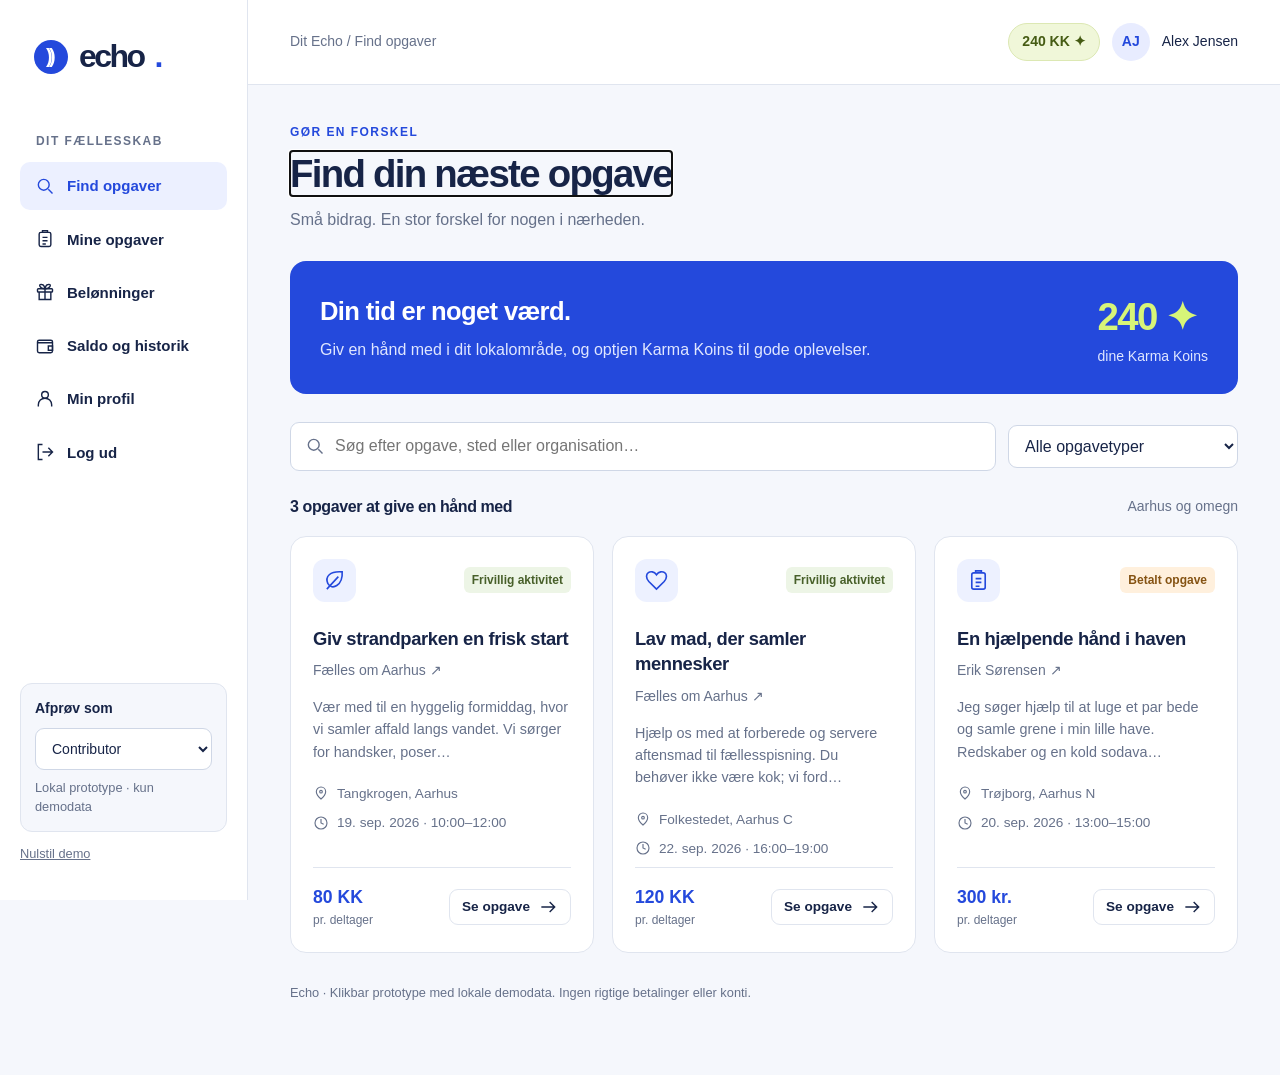
<file: designs/index.html>
<!doctype html>
<html lang="da">
<head>
  <meta charset="utf-8">
  <meta name="viewport" content="width=device-width, initial-scale=1">
  <meta name="theme-color" content="#2449dc">
  <meta name="description" content="Klikbar Echo-prototype: opgaver, fællesskab og belønninger.">
  <title>Echo · Find opgaver</title>
  <link rel="stylesheet" href="styles.css">
  <script defer src="model.js"></script>
  <script defer src="app.js"></script>
</head>
<body>
  <a class="skip-link" href="#main">Gå til indhold</a>
  <div id="app"></div>
  <dialog id="dialog" aria-labelledby="dialog-title"></dialog>
  <div id="toast" role="status" aria-live="polite"></div>
  <noscript>Denne prototype kræver JavaScript. Aktivér JavaScript for at afprøve brugerflows.</noscript>
</body>
</html>
</file>
<file: designs/styles.css>
:root{--blue:#2449dc;--ink:#172447;--muted:#66718a;--line:#e0e5ef;--surface:#f5f7fc;--lime:#d7f578;--radius:16px;font-family:Inter,"Segoe UI",Arial,sans-serif;color:var(--ink);background:var(--surface);font-size:16px;line-height:1.55}
*{box-sizing:border-box}body{margin:0}button,input,select,textarea{font:inherit}button,a,input,select,textarea{-webkit-tap-highlight-color:transparent}button,a{touch-action:manipulation}button{cursor:pointer}a{color:inherit;text-decoration:none}button:disabled{opacity:.5;cursor:not-allowed}button:focus-visible,a:focus-visible,input:focus-visible,select:focus-visible,textarea:focus-visible{outline:3px solid #5678ff;outline-offset:3px}h1,h2,h3,p{margin-top:0}h1{font-size:clamp(1.8rem,3vw,2.6rem);line-height:1.18;letter-spacing:-.045em;margin-bottom:12px}h2{font-size:1.35rem;letter-spacing:-.025em}h3{font-size:1.15rem;line-height:1.4;letter-spacing:-.02em}small,.meta{font-size:.875rem;color:var(--muted)}.muted{color:var(--muted)}.skip-link{position:fixed;top:-100px;left:20px;background:white;z-index:100;padding:12px}.skip-link:focus{top:12px}.layout{display:grid;grid-template-columns:248px minmax(0,1fr);min-height:100vh}.sidebar{background:white;border-right:1px solid var(--line);padding:32px 20px;display:flex;flex-direction:column;position:sticky;top:0;height:100vh}.brand{font-size:2rem;font-weight:850;letter-spacing:-.08em;display:flex;align-items:center;gap:11px;margin:0 14px 38px}.brand-mark{display:grid;place-items:center;width:34px;height:34px;background:var(--blue);color:white;border-radius:50%;font-size:1.25rem;letter-spacing:-.18em;padding-right:4px}.nav-label{font-size:.75rem;font-weight:700;letter-spacing:.12em;color:var(--muted);margin:12px 16px}.nav{display:grid;gap:6px}.nav a{display:flex;gap:12px;align-items:center;padding:12px 15px;font-size:.94rem;border-radius:10px;font-weight:600}.nav a:hover{background:var(--surface)}.nav a.active{color:var(--blue);background:#ecf0ff}.icon{width:20px;height:20px;fill:none;stroke:currentColor;stroke-width:1.7;flex-shrink:0}.sidebar-bottom{margin-top:auto;padding-top:30px}.demo-box{background:var(--surface);border:1px solid var(--line);border-radius:12px;padding:14px;font-size:.875rem}.demo-box label{font-weight:700}.demo-box select{width:100%;font-size:.875rem;margin:8px 0}.demo-box p{margin:0;font-size:.8rem;color:var(--muted)}.reset{margin-top:8px;color:var(--muted);font-size:.8rem;text-decoration:underline;background:none;border:0;padding:4px 0}.workspace{min-width:0}.topbar{height:85px;background:#fff;border-bottom:1px solid var(--line);padding:0 42px;display:flex;align-items:center;justify-content:space-between;gap:12px}.crumb{color:var(--muted);font-size:.875rem}.account{display:flex;align-items:center;gap:12px;font-size:.875rem}.avatar{width:38px;height:38px;border-radius:50%;background:#e8ecff;color:var(--blue);display:inline-grid;place-items:center;font-weight:700;flex-shrink:0}.avatar.large{width:76px;height:76px;font-size:1.5rem}.coin-pill{background:#f0f7d9;border:1px solid #dce8b3;border-radius:22px;padding:7px 13px;color:#455b13;font-size:.875rem;font-weight:700}main{max-width:1280px;margin:auto;padding:38px 42px 60px}.page-head{display:flex;align-items:flex-start;justify-content:space-between;gap:24px;margin-bottom:28px}.page-head p{margin:0;color:var(--muted)}.eyebrow{font-size:.75rem;letter-spacing:.12em;font-weight:750;color:var(--blue);margin-bottom:9px}.btn{display:inline-flex;align-items:center;justify-content:center;gap:8px;border:1px solid var(--line);background:white;color:var(--ink);padding:11px 17px;border-radius:9px;font-weight:650;font-size:.9rem;line-height:1.5}.btn:hover{background:#edf1fb}.btn.primary{background:var(--blue);border-color:var(--blue);color:white}.btn.primary:hover{background:#1739bc}.btn.small{padding:7px 12px;font-size:.85rem}.btn.text{border:0;background:transparent;padding-left:0;color:var(--blue)}.welcome{background:var(--blue);border-radius:var(--radius);color:#fff;padding:26px 30px;display:flex;justify-content:space-between;align-items:center;gap:25px;margin-bottom:28px}.welcome h2{font-size:1.6rem;margin-bottom:6px}.welcome p{color:#e0e7ff;max-width:580px;margin:0}.welcome .accent{color:var(--lime);font-size:2.4rem;white-space:nowrap;font-weight:750;letter-spacing:-.04em}.welcome small{display:block;color:#e0e7ff;text-align:right}.toolbar{display:flex;align-items:center;gap:12px;margin-bottom:24px}.search{flex:1;position:relative}.search .icon{position:absolute;left:15px;top:14px;color:var(--muted)}.search input{padding-left:44px}.toolbar select{max-width:230px}input,textarea,select{width:100%;border:1px solid #cfd7e6;border-radius:9px;padding:11px 12px;background:#fff;color:var(--ink);min-width:0}textarea{min-height:115px;resize:vertical}.section-line{display:flex;justify-content:space-between;align-items:center;margin:4px 0 16px;gap:12px}.section-line h2{font-size:1rem;margin:0}.cards{display:grid;grid-template-columns:repeat(3,minmax(0,1fr));gap:18px}.card{background:white;border:1px solid var(--line);border-radius:var(--radius);padding:22px;display:flex;flex-direction:column;min-width:0;transition:border-color .15s,transform .15s}.card:hover{border-color:#aab9ef;transform:translateY(-2px)}.card-top{display:flex;justify-content:space-between;align-items:center;gap:8px;margin-bottom:24px}.tile-icon{background:#edf1ff;color:var(--blue);width:43px;height:43px;border-radius:12px;display:grid;place-items:center}.tile-icon .icon{width:23px;height:23px}.badge{font-size:.75rem;border-radius:6px;padding:4px 8px;color:#48602a;background:#edf5e6;font-weight:650;display:inline-block}.badge.money{background:#fff0dd;color:#855313}.badge.neutral{background:#edf0f7;color:#59647b}.badge.waiting{background:#fff2cf;color:#775a13}.card h3{margin-bottom:9px}.card .description{font-size:.9rem;color:var(--muted);margin:14px 0 20px}.card-meta{display:flex;align-items:center;gap:8px;font-size:.85rem;color:var(--muted);margin-bottom:8px}.card-meta .icon{width:16px;height:16px}.card-foot{border-top:1px solid var(--line);padding-top:16px;margin-top:auto;display:flex;align-items:center;justify-content:space-between;gap:8px}.amount{font-size:1.1rem;font-weight:750;color:var(--blue)}.amount small{font-size:.75rem;font-weight:500;display:block}.card-title-link:hover{color:var(--blue)}.panel{background:white;border:1px solid var(--line);border-radius:var(--radius);padding:26px;margin-bottom:20px}.detail-grid{display:grid;grid-template-columns:minmax(0,1fr) 310px;gap:24px}.detail-grid>.panel{align-self:start}.detail-info{display:flex;flex-wrap:wrap;gap:20px;margin:18px 0 26px}.detail-copy{white-space:pre-line}.facts{display:grid;gap:16px}.facts div{border-bottom:1px solid var(--line);padding-bottom:13px}.facts small{display:block}.facts strong{display:block;margin-top:4px}.full{width:100%;margin-top:18px}.tabs{display:flex;gap:8px;flex-wrap:wrap;border-bottom:1px solid var(--line);margin-bottom:24px;padding-bottom:12px}.tabs button{border:0;background:transparent;color:var(--muted);padding:9px 15px;border-radius:8px;font-size:.9rem;font-weight:600}.tabs button.active{background:#e9eeff;color:var(--blue)}.person-row{display:flex;align-items:center;gap:12px;padding:16px 0;border-bottom:1px solid var(--line)}.person-row:last-child{border:0}.person-row .grow{flex:1;min-width:0}.person-row p{margin:0}.person-row small{display:block}.empty{text-align:center;padding:48px 20px;color:var(--muted);background:white;border:1px dashed #c7d0e2;border-radius:var(--radius)}.empty h2{color:var(--ink);margin-bottom:8px}.form-panel{max-width:760px}.form-grid{display:grid;grid-template-columns:1fr 1fr;gap:20px}.field{display:grid;gap:7px;font-size:.9rem;font-weight:600;margin-bottom:20px}.field small{font-weight:400}.field:has(textarea){grid-column:1/-1}.form-actions{display:flex;justify-content:flex-end;gap:10px;margin-top:12px}.note{background:#f0f4ff;border-left:3px solid var(--blue);padding:14px 16px;font-size:.9rem;border-radius:0 8px 8px 0;margin:20px 0}.note.warning{background:#fff7e2;border-color:#c28b1b;color:#705018}.balance-grid{display:grid;grid-template-columns:1fr 1fr;gap:20px;margin-bottom:26px}.balance{border-radius:var(--radius);padding:26px;background:var(--blue);color:white}.balance.secondary{background:#fff;border:1px solid var(--line);color:var(--ink)}.balance p{margin:0;font-size:.9rem}.balance strong{font-size:2.7rem;font-weight:700;letter-spacing:-.05em;display:block;margin:8px 0}.table-wrap{overflow-x:auto}table{width:100%;border-collapse:collapse;text-align:left;font-size:.9rem}th{font-weight:600;color:var(--muted);font-size:.8rem;padding:12px;border-bottom:1px solid var(--line)}td{padding:17px 12px;border-bottom:1px solid var(--line)}td small{display:block}.positive{color:#287348}.negative{color:#775019}details summary{cursor:pointer}details p{margin:8px 0;font-size:.85rem;color:var(--muted)}.reward-strip{background:#edf1ff;border-radius:11px;padding:22px;margin-bottom:22px;display:flex;align-items:center;justify-content:space-between}.reward-strip strong{font-size:1.9rem;letter-spacing:-.04em;color:var(--blue)}.reward-strip .icon{width:35px;height:35px;color:var(--blue)}dialog{border:1px solid var(--line);border-radius:20px;padding:30px;width:min(530px,calc(100% - 32px));max-height:90vh;color:var(--ink);box-shadow:0 25px 100px #0e1b4933}dialog::backdrop{background:#10204570;backdrop-filter:blur(3px)}.dialog-head{display:flex;justify-content:space-between;gap:14px;align-items:flex-start}.dialog-head h2{margin-bottom:20px}.close{border:0;background:#eef1f8;border-radius:50%;width:32px;height:32px;font-size:1.2rem;flex-shrink:0}.dialog-actions{display:flex;justify-content:flex-end;gap:10px;margin-top:24px}.error{color:#a32632;font-size:.9rem;margin-top:12px}.success-mark{width:52px;height:52px;display:grid;place-items:center;background:var(--lime);border-radius:50%;font-size:1.6rem;margin-bottom:18px}#toast{position:fixed;bottom:24px;left:50%;transform:translateX(-50%);background:var(--ink);color:white;padding:12px 20px;border-radius:10px;box-shadow:0 8px 30px #17244722;z-index:10;max-width:calc(100% - 32px);font-size:.9rem}#toast:empty{display:none}.auth{max-width:500px;margin:30px auto}.auth .brand{justify-content:center}.auth h1{text-align:center}.auth-intro{text-align:center;color:var(--muted)}.inline-link{color:var(--blue);text-decoration:underline}.profile-head{display:flex;align-items:center;gap:20px;margin-bottom:24px}.profile-head h2{margin:0}.review{border-top:1px solid var(--line);padding:18px 0}.stars{color:#967014;letter-spacing:.1em}.footnote{font-size:.8rem;color:var(--muted);margin-top:30px}.mobile-brand{display:none}
@media(min-width:1500px){main{padding-top:48px}.cards{gap:24px}.card{padding:26px}}
@media(max-width:1150px){.layout{grid-template-columns:215px minmax(0,1fr)}.sidebar{padding:26px 12px}main{padding:30px 25px}.topbar{padding:0 25px}.cards{grid-template-columns:repeat(2,minmax(0,1fr))}.detail-grid{grid-template-columns:minmax(0,1fr)}.account-name{display:none}}
@media(max-width:720px){.layout{display:block}.sidebar{position:static;height:auto;border-right:0;padding:15px 18px;border-bottom:1px solid var(--line)}.brand{margin:0;font-size:1.7rem}.sidebar>.brand{margin-bottom:14px}.nav-label{display:none}.nav{display:flex;overflow-x:auto;gap:4px;padding-bottom:5px}.nav a{white-space:nowrap;font-size:.8rem;padding:9px 10px}.nav .icon{width:17px}.sidebar-bottom{padding-top:12px;margin:0}.demo-box{display:flex;align-items:center;gap:10px;padding:8px 12px}.demo-box select{margin:0;flex:1;width:auto;max-width:230px;padding:6px}.demo-box p{display:none}.reset{display:inline-block;margin-top:8px}.topbar{height:60px;padding:0 18px}.crumb{font-size:.8rem}.account{gap:8px}.coin-pill{font-size:.75rem}.avatar{width:31px;height:31px}main{padding:26px 18px}.page-head{gap:12px;flex-wrap:wrap;margin-bottom:22px}.page-head p{font-size:.9rem}.welcome{padding:22px;gap:18px}.welcome h2{font-size:1.25rem}.welcome p{font-size:.9rem}.welcome .accent{font-size:1.8rem}.welcome small{font-size:.75rem}.toolbar{flex-wrap:wrap}.toolbar .search{flex-basis:100%}.toolbar select{max-width:none}.cards{grid-template-columns:1fr}.card-top{margin-bottom:18px}.panel{padding:20px}.form-grid,.balance-grid{grid-template-columns:1fr;gap:0}.balance{margin-bottom:14px}.detail-info{gap:12px}.person-row{flex-wrap:wrap}.person-row .grow{min-width:140px}.form-actions{flex-wrap:wrap}.page-head>.btn{width:100%}.auth{margin:0}.welcome>div:last-child{display:none}.dialog-actions{flex-wrap:wrap}.dialog-actions .btn{flex:1}.footnote{margin-top:20px}}
@media(prefers-reduced-motion:reduce){*{transition:none!important;scroll-behavior:auto!important}}
</file>
